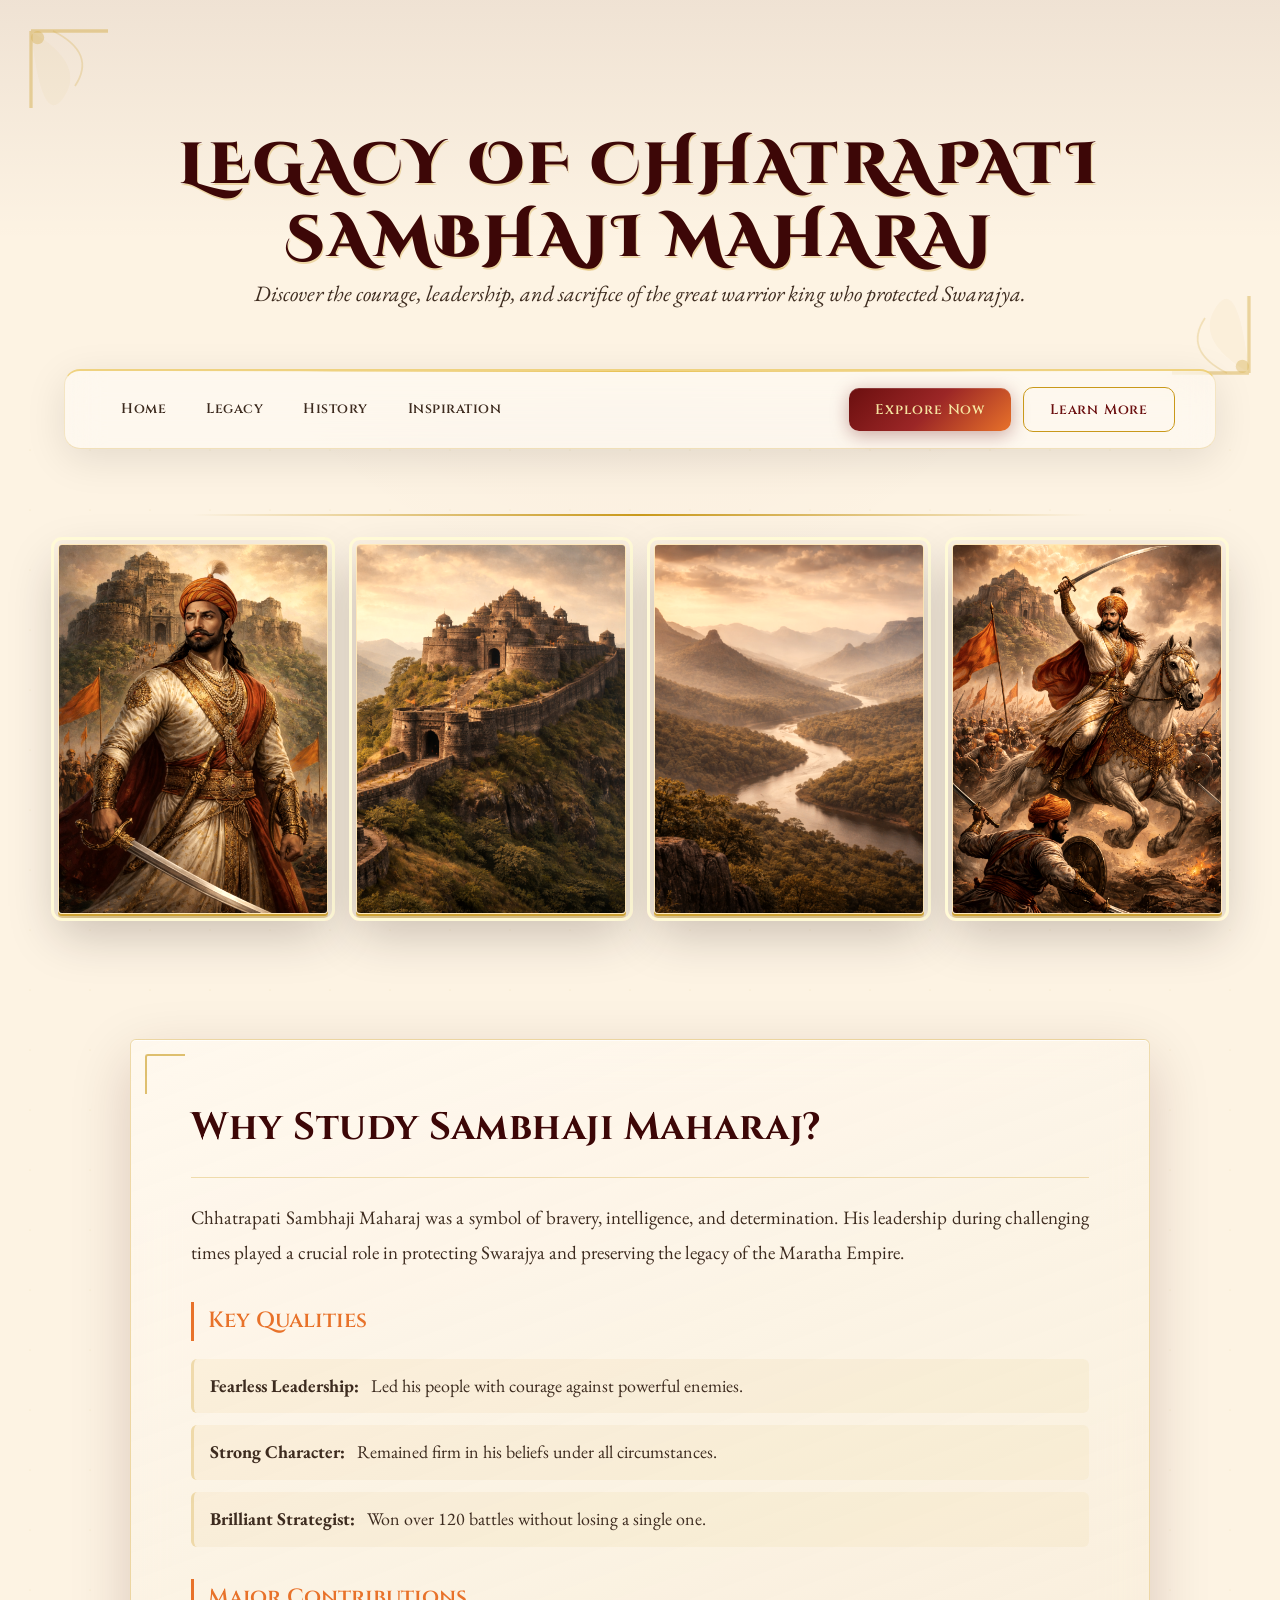
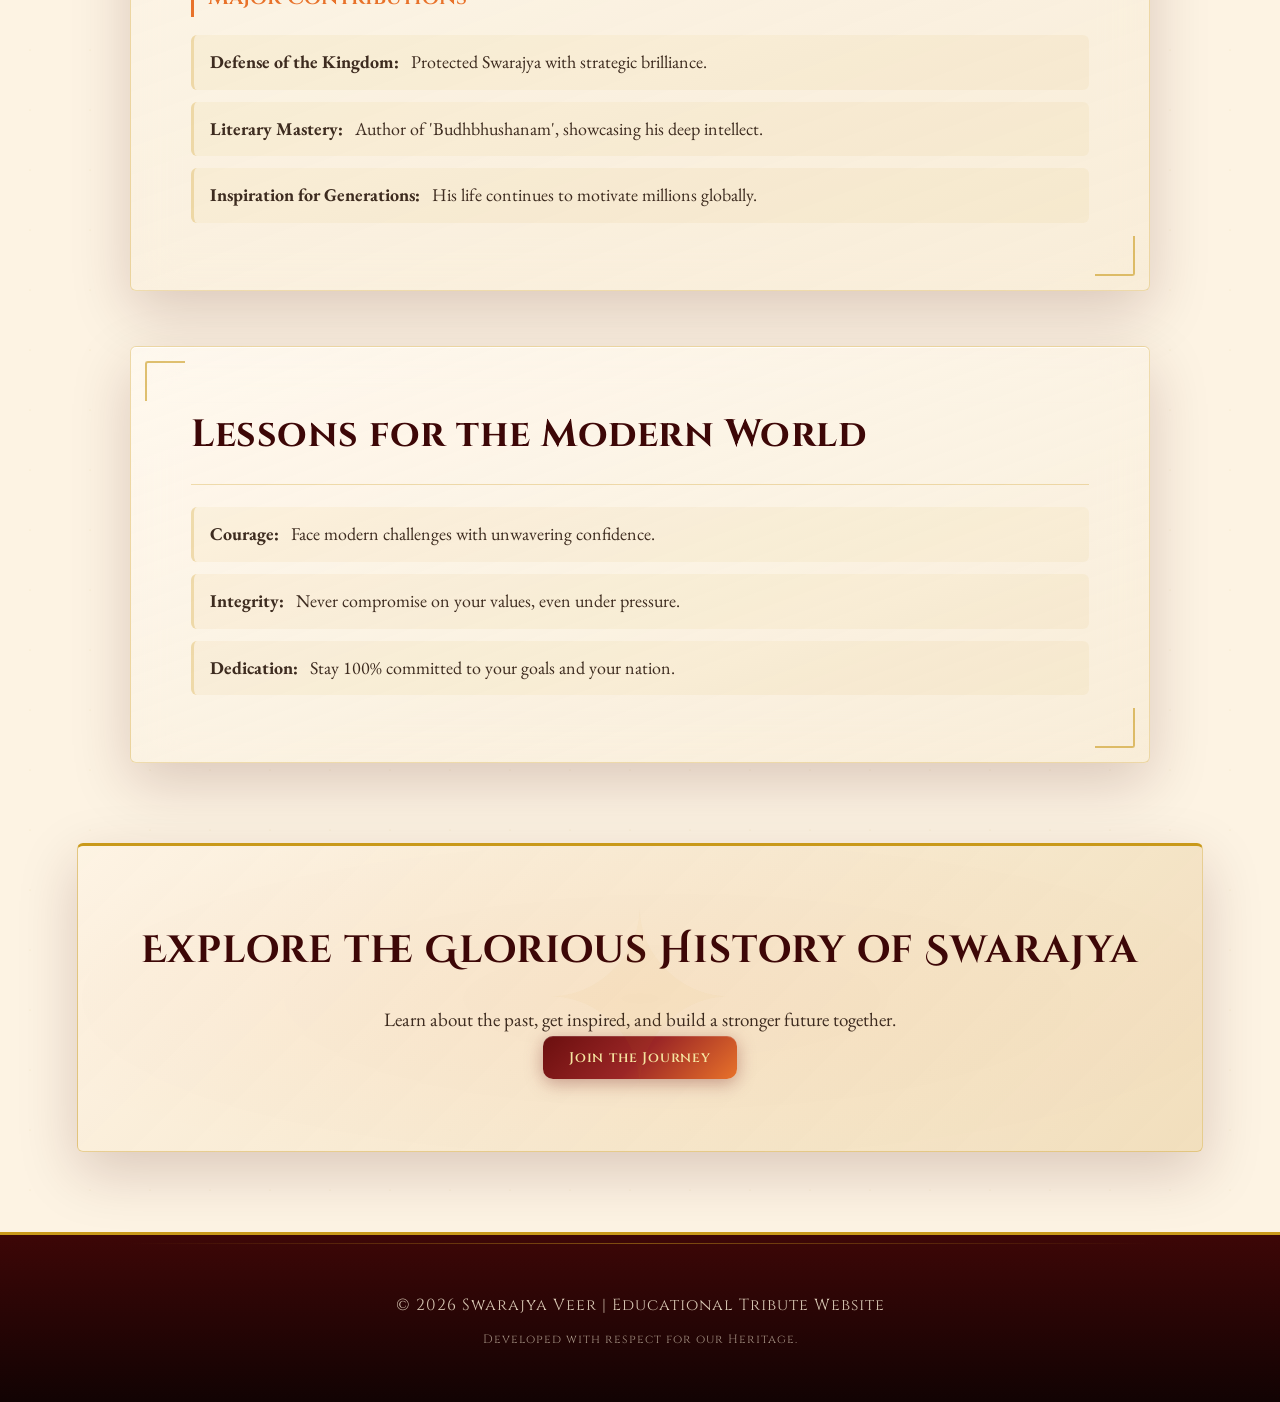
<file: Chhatrapati-Sambhaji-Maharaj/index.html>
<!DOCTYPE html>
<html lang="en">
<head>
    <meta charset="UTF-8">
    <meta name="viewport" content="width=device-width, initial-scale=1.0">
    <title>Swarajya Veer | Chhatrapati Sambhaji Maharaj</title>
    <link rel="stylesheet" href="static/style.css">
</head>
<style>
    /* Remove underline from links that wrap buttons */
    a {
        text-decoration: none !important;
    }

    /* Ensure the button itself doesn't inherit any link styles */
    a button {
        text-decoration: none;
    }
</style>
<body>

<header class="hero-section">
    <h1>Legacy of Chhatrapati Sambhaji Maharaj</h1>
    <p>Discover the courage, leadership, and sacrifice of the great warrior king who protected Swarajya.</p>
</header>

<nav class="navbar">
    <ul class="nav-left">
        <!-- Updated links to point to templates folder -->
        <li><a href="index.html">Home</a></li>
        <li><a href="templates/legacy.html">Legacy</a></li>
        <li><a href="templates/history.html">History</a></li>
        <li><a href="templates/inspiration.html">Inspiration</a></li>
    </ul>

    <div class="nav-right">
        <a href="templates/history.html">
            <button class="btn-primary">Explore Now</button>
        </a>
        <button class="btn-outline" onclick="window.open('https://youtu.be/AGIj_S7_p1M?si=vmd72Uuz7qkiiFKS', '_blank')">Learn More</button>
    </div>
</nav>

<section class="slider-container">
    <div class="slider">
        <div class="slides">
            <!-- Updated paths to static/images -->
            <img src="static/images/image1.jpg" alt="Warrior King">
            <img src="static/images/image2.jpg" alt="Citadel">
            <img src="static/images/image3.jpg" alt="Peak">
            <img src="static/images/image4.jpg" alt="Swarajya Valor">
        </div>
    </div>
</section>

<main>
    <section class="glass-card">
        <h2>Why Study Sambhaji Maharaj?</h2>
        <p>
            Chhatrapati Sambhaji Maharaj was a symbol of bravery, intelligence, and determination.
            His leadership during challenging times played a crucial role in protecting Swarajya
            and preserving the legacy of the Maratha Empire.
        </p>

        <h3>Key Qualities</h3>
        <ul>
            <li><b>Fearless Leadership:</b> Led his people with courage against powerful enemies.</li>
            <li><b>Strong Character:</b> Remained firm in his beliefs under all circumstances.</li>
            <li><b>Brilliant Strategist:</b> Won over 120 battles without losing a single one.</li>
        </ul>

        <h3>Major Contributions</h3>
        <ul>
            <li><b>Defense of the Kingdom:</b> Protected Swarajya with strategic brilliance.</li>
            <li><b>Literary Mastery:</b> Author of 'Budhbhushanam', showcasing his deep intellect.</li>
            <li><b>Inspiration for Generations:</b> His life continues to motivate millions globally.</li>
        </ul>
    </section>

    <section class="glass-card">
        <h2>Lessons for the Modern World</h2>
        <ul>
            <li><b>Courage:</b> Face modern challenges with unwavering confidence.</li>
            <li><b>Integrity:</b> Never compromise on your values, even under pressure.</li>
            <li><b>Dedication:</b> Stay 100% committed to your goals and your nation.</li>
        </ul>
    </section>
</main>

<section class="cta">
    <h2>Explore the Glorious History of Swarajya</h2>
    <p>Learn about the past, get inspired, and build a stronger future together.</p>
    <a href="templates/contact.html">
        <button class="btn-primary">Join the Journey</button>
    </a>
</section>

<footer>
    <p>© 2026 Swarajya Veer | Educational Tribute Website</p>
    <p style="font-size: 12px; margin-top: 10px; opacity: 0.7;">Developed with respect for our Heritage.</p>
</footer>

<!-- Updated script path for root -->
<script src="static/script.js"></script>

</body>
</html>
</file>
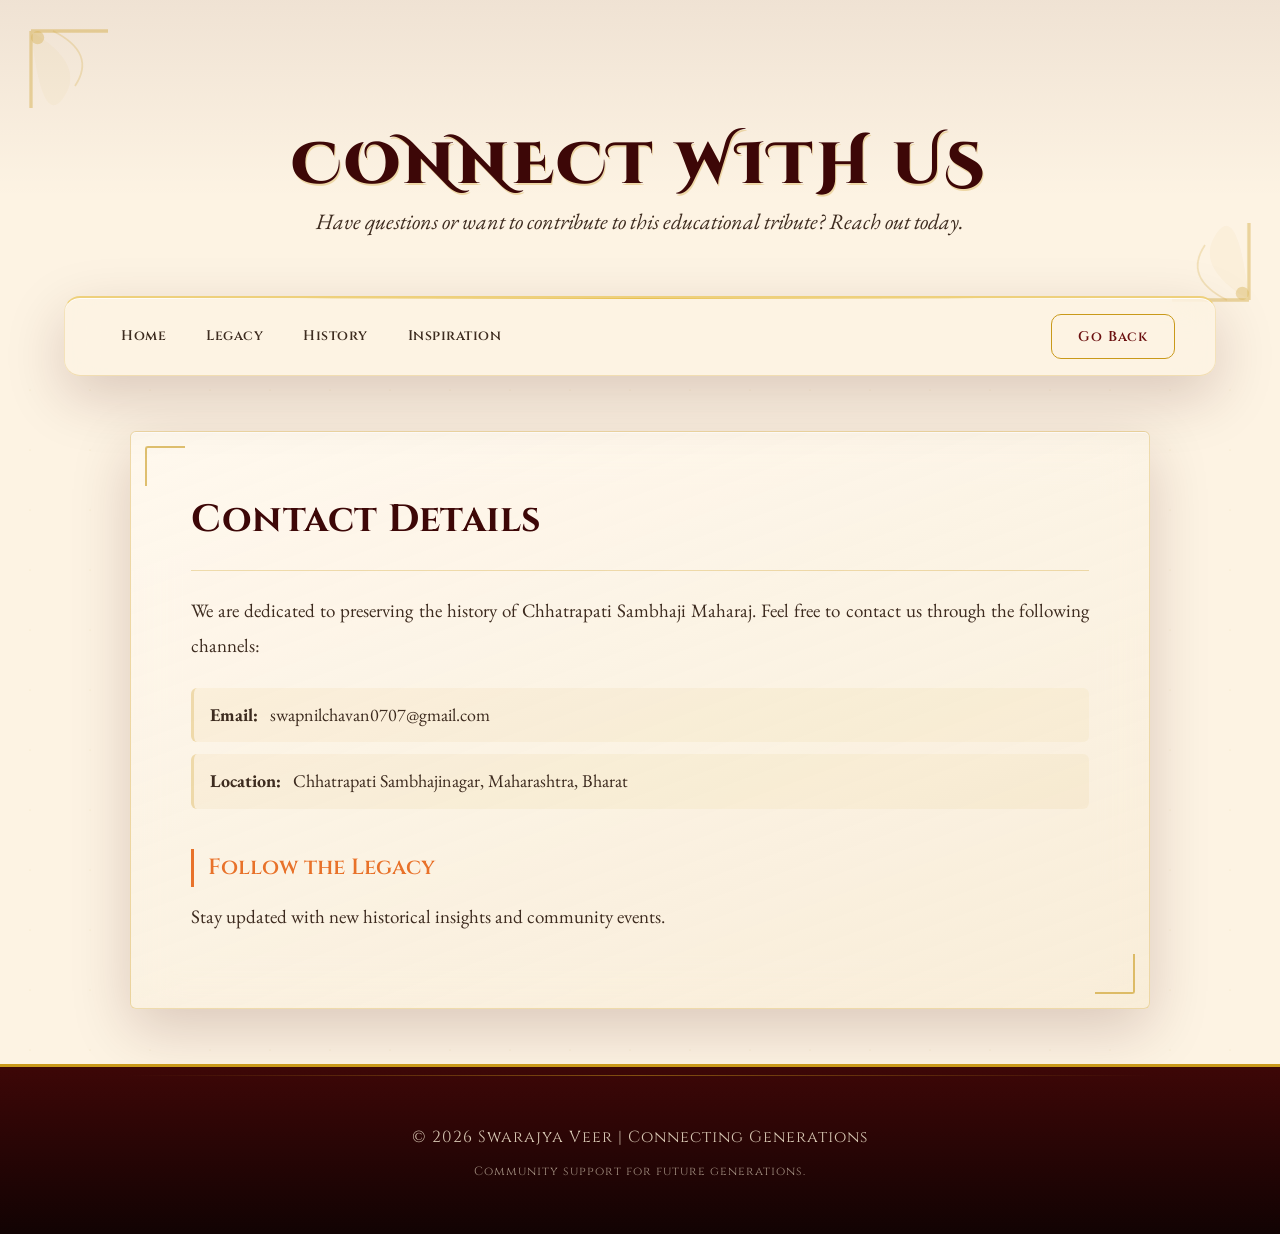
<file: Chhatrapati-Sambhaji-Maharaj/templates/contact.html>
<!DOCTYPE html>
<html lang="en">
<head>
    <meta charset="UTF-8">
    <meta name="viewport" content="width=device-width, initial-scale=1.0">
    <title>Contact Us | Swarajya Veer</title>
    <link rel="stylesheet" href="../static/style.css">
</head>
<body>

<header class="hero-section">
    <h1>Connect with Us</h1>
    <p>Have questions or want to contribute to this educational tribute? Reach out today.</p>
</header>

<nav class="navbar">
    <ul class="nav-left">
        <!-- Updated Home link to point to root -->
        <li><a href="../index.html">Home</a></li>
        <li><a href="legacy.html">Legacy</a></li>
        <li><a href="history.html">History</a></li>
        <li><a href="inspiration.html">Inspiration</a></li>
    </ul>
    <div class="nav-right">
        <button class="btn-outline" onclick="window.history.back()">Go Back</button>
    </div>
</nav>

<main>
    <section class="glass-card">
        <h2>Contact Details</h2>
        <p>We are dedicated to preserving the history of Chhatrapati Sambhaji Maharaj. Feel free to contact us through the following channels:</p>

        <ul style="margin-top: 25px;">
            <li><b>Email:</b> swapnilchavan0707@gmail.com</li>
            <li><b>Location:</b> Chhatrapati Sambhajinagar, Maharashtra, Bharat</li>
        </ul>

        <h3 style="margin-top: 40px;">Follow the Legacy</h3>
        <p>Stay updated with new historical insights and community events.</p>
    </section>
</main>

<footer>
    <p>© 2026 Swarajya Veer | Connecting Generations</p>
    <p style="font-size: 12px; margin-top: 10px; opacity: 0.7;">Community support for future generations.</p>
</footer>

</body>
</html>
</file>
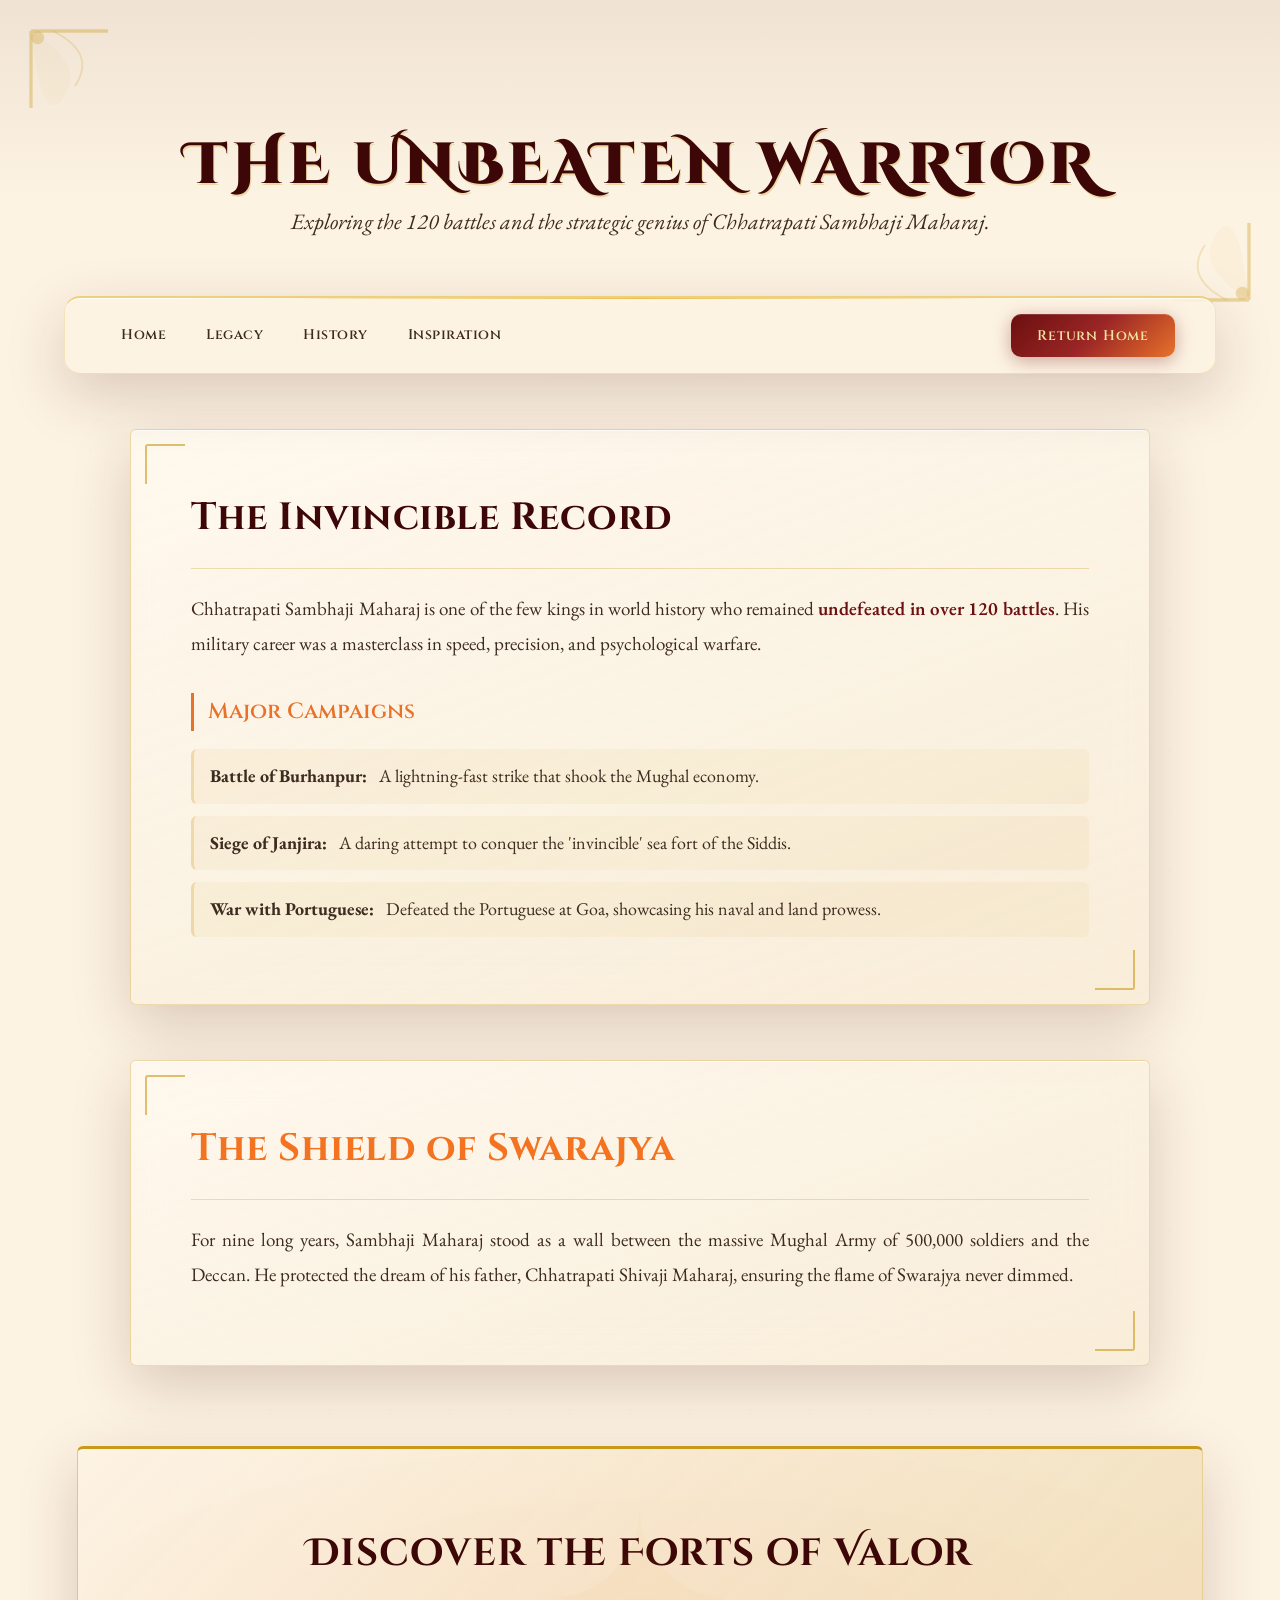
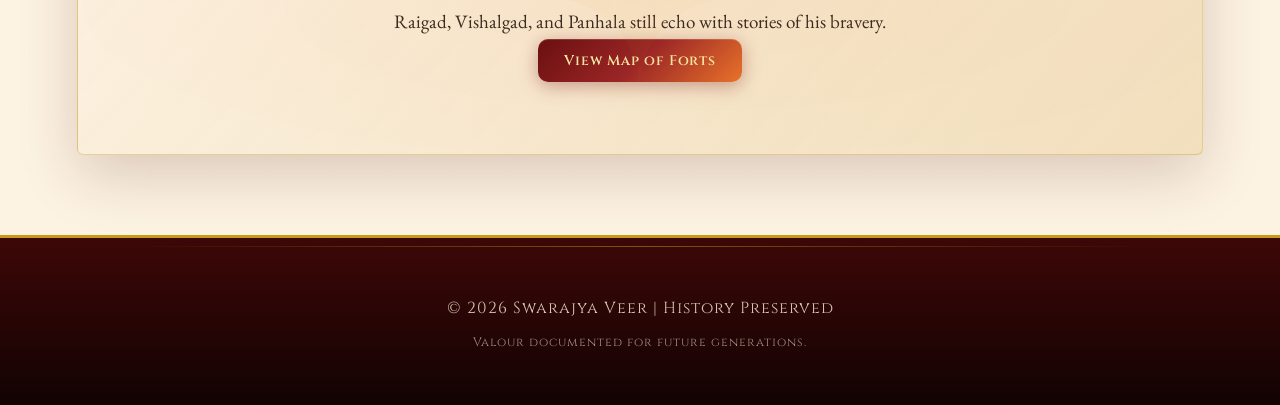
<file: Chhatrapati-Sambhaji-Maharaj/templates/history.html>
<!DOCTYPE html>
<html lang="en">
<head>
    <meta charset="UTF-8">
    <meta name="viewport" content="width=device-width, initial-scale=1.0">
    <title>Military History | Swarajya Veer</title>
    <link rel="stylesheet" href="../static/style.css">
</head>
<body>

<header class="hero-section">
    <h1>The Unbeaten Warrior</h1>
    <p>Exploring the 120 battles and the strategic genius of Chhatrapati Sambhaji Maharaj.</p>
</header>

<nav class="navbar">
    <ul class="nav-left">
        <!-- Updated Home link to root -->
        <li><a href="../index.html">Home</a></li>
        <li><a href="legacy.html">Legacy</a></li>
        <li><a href="history.html">History</a></li>
        <li><a href="inspiration.html">Inspiration</a></li>
    </ul>
    <div class="nav-right">
        <!-- Updated button to point to root index.html -->
        <button class="btn-primary" onclick="window.location.href='../index.html'">Return Home</button>
    </div>
</nav>

<main>
    <section class="glass-card">
        <h2>The Invincible Record</h2>
        <p>
            Chhatrapati Sambhaji Maharaj is one of the few kings in world history who remained
            <b>undefeated in over 120 battles</b>. His military career was a masterclass in
            speed, precision, and psychological warfare.
        </p>

        <h3>Major Campaigns</h3>
        <ul>
            <li><b>Battle of Burhanpur:</b> A lightning-fast strike that shook the Mughal economy.</li>
            <li><b>Siege of Janjira:</b> A daring attempt to conquer the 'invincible' sea fort of the Siddis.</li>
            <li><b>War with Portuguese:</b> Defeated the Portuguese at Goa, showcasing his naval and land prowess.</li>
        </ul>
    </section>

    <section class="glass-card">
        <h2 style="color: #f37321;">The Shield of Swarajya</h2>
        <p>
            For nine long years, Sambhaji Maharaj stood as a wall between the massive
            Mughal Army of 500,000 soldiers and the Deccan. He protected the dream of his
            father, Chhatrapati Shivaji Maharaj, ensuring the flame of Swarajya never dimmed.
        </p>
    </section>
</main>

<section class="cta">
    <h2>Discover the Forts of Valor</h2>
    <p>Raigad, Vishalgad, and Panhala still echo with stories of his bravery.</p>
    <button class="btn-primary"
            onclick="window.open('https://www.google.com/maps/search/Maratha+Forts+Maharashtra/', '_blank')">
        View Map of Forts
    </button>
</section>

<footer>
    <p>© 2026 Swarajya Veer | History Preserved</p>
    <p style="font-size: 12px; margin-top: 10px; opacity: 0.7;">Valour documented for future generations.</p>
</footer>

</body>
</html>
</file>
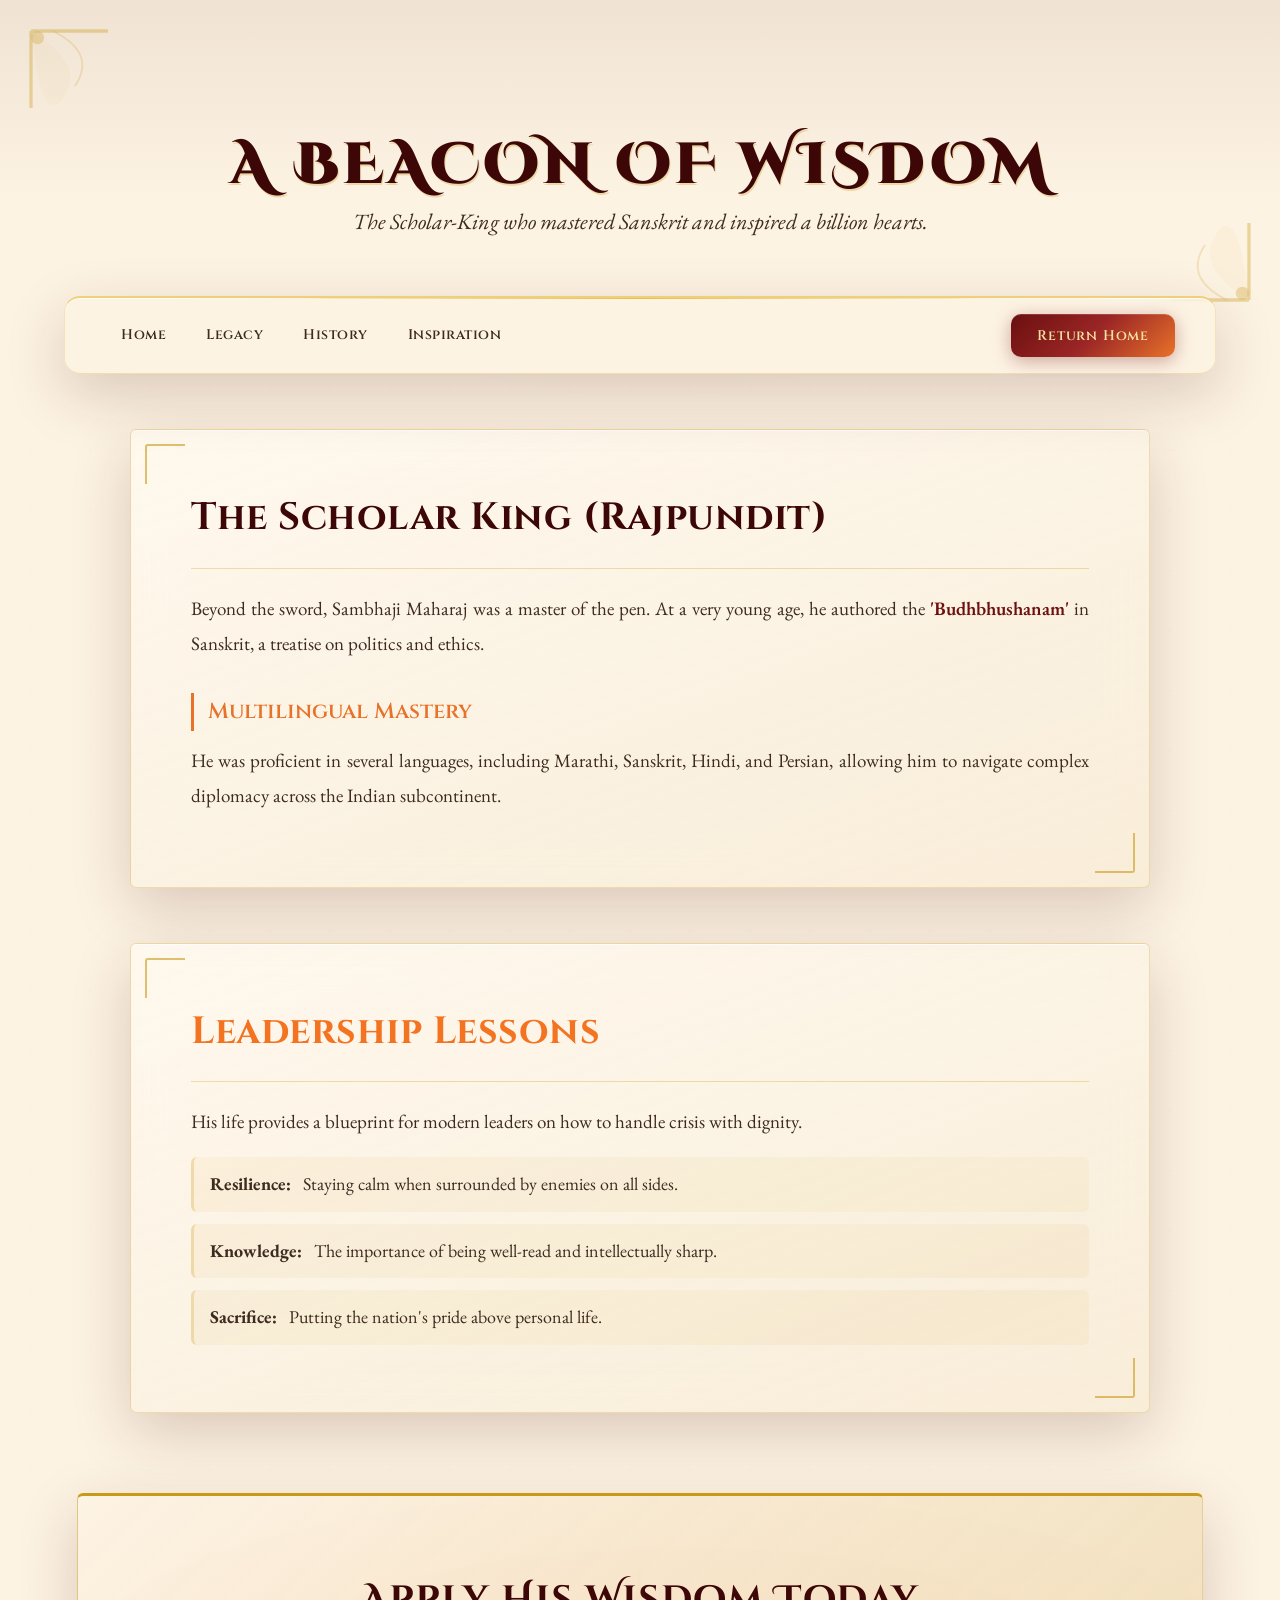
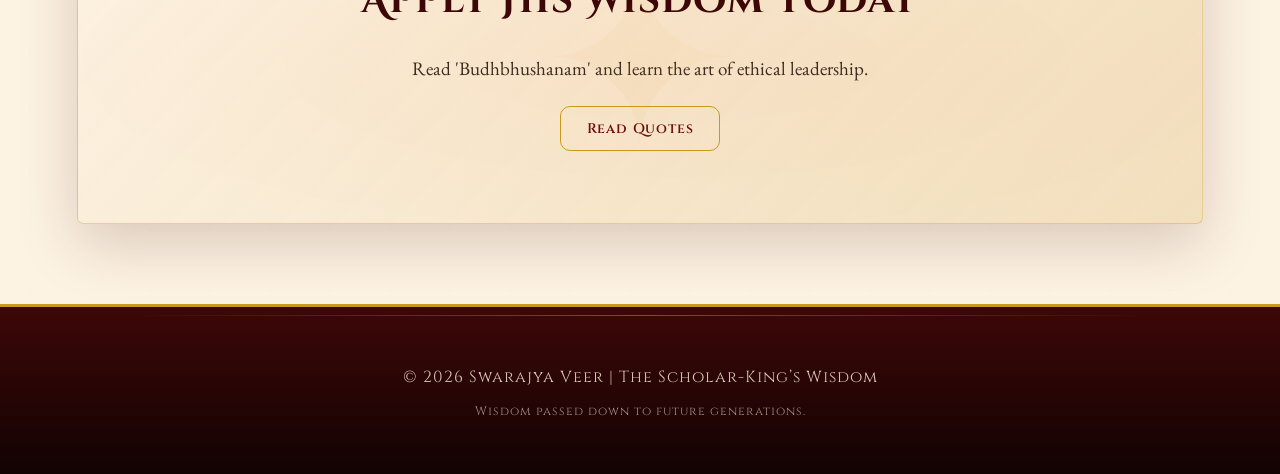
<file: Chhatrapati-Sambhaji-Maharaj/templates/inspiration.html>
<!DOCTYPE html>
<html lang="en">
<head>
    <meta charset="UTF-8">
    <meta name="viewport" content="width=device-width, initial-scale=1.0">
    <title>Inspiration | Swarajya Veer</title>
    <link rel="stylesheet" href="../static/style.css">

    <style>
        .modal {
            display: none;
            position: fixed;
            z-index: 2000;
            left: 0;
            top: 0;
            width: 100%;
            height: 100%;
            background-color: rgba(0,0,0,0.7);
            backdrop-filter: blur(10px);
            -webkit-backdrop-filter: blur(10px);
        }

        .modal-content {
            position: relative;
            background: #ffffff;
            margin: 10% auto;
            padding: 40px;
            width: 90%;
            max-width: 550px;
            border-radius: 30px;
            box-shadow: 0 25px 50px rgba(0,0,0,0.3);
            text-align: center;
            animation: modalFadeIn 0.5s ease;
        }

        .close-btn {
            position: absolute;
            right: 25px;
            top: 20px;
            font-size: 28px;
            font-weight: bold;
            color: #f37321;
            cursor: pointer;
            transition: 0.3s;
        }

        .close-btn:hover {
            transform: scale(1.2);
            color: #2c3e50;
        }

        #quote-sanskrit {
            font-size: 24px;
            color: #2c3e50;
            margin-bottom: 20px;
            line-height: 1.5;
            font-weight: bold;
        }

        #quote-translation {
            font-size: 18px;
            color: #4a5a73;
            font-style: italic;
            border-top: 1px solid #eee;
            padding-top: 15px;
        }

        @keyframes modalFadeIn {
            from { opacity: 0; transform: translateY(-30px); }
            to { opacity: 1; transform: translateY(0); }
        }

        /* Prevent link underline on the CTA button */
        .cta-link {
            text-decoration: none !important;
        }
    </style>
</head>
<body>

<header class="hero-section">
    <h1>A Beacon of Wisdom</h1>
    <p>The Scholar-King who mastered Sanskrit and inspired a billion hearts.</p>
</header>

<nav class="navbar">
    <ul class="nav-left">
        <!-- Updated Home link to root -->
        <li><a href="../index.html">Home</a></li>
        <li><a href="legacy.html">Legacy</a></li>
        <li><a href="history.html">History</a></li>
        <li><a href="inspiration.html">Inspiration</a></li>
    </ul>
    <div class="nav-right">
        <!-- Updated Return Home button -->
        <button class="btn-primary" onclick="window.location.href='../index.html'">Return Home</button>
    </div>
</nav>

<main>
    <section class="glass-card">
        <h2>The Scholar King (Rajpundit)</h2>
        <p>
            Beyond the sword, Sambhaji Maharaj was a master of the pen. At a very young age,
            he authored the <b>'Budhbhushanam'</b> in Sanskrit, a treatise on politics and ethics.
        </p>
        <h3>Multilingual Mastery</h3>
        <p>
            He was proficient in several languages, including Marathi, Sanskrit, Hindi, and Persian,
            allowing him to navigate complex diplomacy across the Indian subcontinent.
        </p>
    </section>

    <section class="glass-card">
        <h2 style="color: #f37321;">Leadership Lessons</h2>
        <p>His life provides a blueprint for modern leaders on how to handle crisis with dignity.</p>
        <ul>
            <li><b>Resilience:</b> Staying calm when surrounded by enemies on all sides.</li>
            <li><b>Knowledge:</b> The importance of being well-read and intellectually sharp.</li>
            <li><b>Sacrifice:</b> Putting the nation's pride above personal life.</li>
        </ul>
    </section>
</main>

<section class="cta">
    <h2>Apply His Wisdom Today</h2>
    <p>Read 'Budhbhushanam' and learn the art of ethical leadership.</p>
    <button class="btn-outline" id="openQuotesBtn" style="margin: 20px auto 0 auto;">Read Quotes</button>
</section>

<div id="quoteModal" class="modal">
    <div class="modal-content">
        <span class="close-btn">&times;</span>
        <h2 style="color: #f37321; margin-bottom: 20px;">Royal Wisdom</h2>
        <div id="quote-display">
            <p id="quote-sanskrit">Dharmo Raksati Rakshitah</p>
            <p id="quote-translation">Dharma protects those who protect it.</p>
        </div>
        <button class="btn-primary" onclick="showRandomQuote()" style="margin: 30px auto 0 auto;">Next Wisdom</button>
    </div>
</div>

<footer>
    <p>© 2026 Swarajya Veer | The Scholar-King’s Wisdom</p>
    <p style="font-size: 12px; margin-top: 10px; opacity: 0.7;">Wisdom passed down to future generations.</p>
</footer>

<script>
    const quotes = [
        {
            sanskrit: "Dharmo Raksati Rakshitah",
            translation: "Dharma protects those who protect it. (The guiding principle of Swarajya)"
        },
        {
            sanskrit: "Shatroh Api Gunah Vacyah",
            translation: "Even the good qualities of an enemy should be acknowledged."
        },
        {
            sanskrit: "Idvatvam Cha Nriptvam Cha Naiva Tulayam Kadachana",
            translation: "Knowledge and Kingship are never equal; a scholar is respected everywhere."
        },
        {
            sanskrit: "Danam Bhogo Nashastisro Gatayo Bhavanti Vittasya",
            translation: "Charity, enjoyment, and loss are the three fates of wealth."
        }
    ];

    function showRandomQuote() {
        const randomIndex = Math.floor(Math.random() * quotes.length);
        document.getElementById('quote-sanskrit').innerText = quotes[randomIndex].sanskrit;
        document.getElementById('quote-translation').innerText = quotes[randomIndex].translation;
    }

    const modal = document.getElementById('quoteModal');
    const btn = document.getElementById('openQuotesBtn');
    const closeBtn = document.querySelector('.close-btn');

    btn.onclick = function() {
        showRandomQuote();
        modal.style.display = "block";
    }

    closeBtn.onclick = function() {
        modal.style.display = "none";
    }

    window.onclick = function(event) {
        if (event.target == modal) {
            modal.style.display = "none";
        }
    }
</script>

</body>
</html>
</file>
<file: Chhatrapati-Sambhaji-Maharaj/static/style.css>
/* ================================================================
   SWARAJYA VEER — Royal Maratha Manuscript CSS
   Aesthetic: Ancient royal manuscript meets regal grandeur.
   Palette: Deep maroon, burnished gold, parchment, saffron flame.
   ================================================================ */

@import url('https://fonts.googleapis.com/css2?family=Cinzel+Decorative:wght@400;700;900&family=Cinzel:wght@400;600;700&family=EB+Garamond:ital,wght@0,400;0,600;1,400;1,600&display=swap');

/* ──────────────── CSS VARIABLES ──────────────── */
:root {
    --maroon:        #6B0F0F;
    --maroon-dark:   #3D0707;
    --maroon-light:  #9B2626;
    --gold:          #C9991A;
    --gold-light:    #E8C050;
    --gold-pale:     #F5E4A0;
    --saffron:       #E8722A;
    --saffron-light: #F5A05A;
    --parchment:     #FDF3E3;
    --parchment-2:   #F5E8D0;
    --parchment-3:   #EDD8B0;
    --ink:           #1A0A00;
    --ink-soft:      #3D2B1F;
    --cream:         #FFFAF2;

    --shadow-royal:  0 20px 60px rgba(60, 7, 7, 0.18);
    --shadow-gold:   0 8px 32px rgba(201, 153, 26, 0.22);
    --border-gold:   1px solid rgba(201, 153, 26, 0.4);
    --border-ornate: 2px solid rgba(201, 153, 26, 0.6);

    --font-display: 'Cinzel Decorative', serif;
    --font-title:   'Cinzel', serif;
    --font-body:    'EB Garamond', serif;
}

/* ──────────────── RESET & BASE ──────────────── */
*, *::before, *::after {
    margin: 0;
    padding: 0;
    box-sizing: border-box;
}

html { scroll-behavior: smooth; }

body {
    background-color: var(--parchment);
    background-image:
        radial-gradient(ellipse 80% 50% at 50% -10%, rgba(107,15,15,0.08) 0%, transparent 60%),
        url("data:image/svg+xml,%3Csvg xmlns='http://www.w3.org/2000/svg' width='60' height='60'%3E%3Ccircle cx='30' cy='30' r='0.6' fill='%23C9991A' opacity='0.18'/%3E%3C/svg%3E");
    color: var(--ink-soft);
    line-height: 1.75;
    overflow-x: hidden;
    font-family: var(--font-body);
    font-size: 18px;
}

/* ──────────────── ORNAMENTAL DIVIDER ──────────────── */
.divider,
.hero-section h1 + .divider,
h1 + .divider {
    display: block;
    width: 320px;
    height: 28px;
    margin: 18px auto 28px;
    background-image: url("data:image/svg+xml,%3Csvg xmlns='http://www.w3.org/2000/svg' viewBox='0 0 320 28'%3E%3Cline x1='0' y1='14' x2='120' y2='14' stroke='%23C9991A' stroke-width='1.2'/%3E%3Ccircle cx='120' cy='14' r='3' fill='%23C9991A'/%3E%3Cpath d='M138 14 Q160 4 182 14 Q160 24 138 14Z' fill='%23C9991A' opacity='0.85'/%3E%3Ccircle cx='200' cy='14' r='3' fill='%23C9991A'/%3E%3Cline x1='200' y1='14' x2='320' y2='14' stroke='%23C9991A' stroke-width='1.2'/%3E%3Ccircle cx='160' cy='14' r='5' fill='%23C9991A'/%3E%3Ccircle cx='160' cy='14' r='2.5' fill='%23FDF3E3'/%3E%3C/svg%3E");
    background-repeat: no-repeat;
    background-size: contain;
    background-position: center;
}

/* ──────────────── HERO SECTION ──────────────── */
.hero-section {
    position: relative;
    text-align: center;
    padding: 130px 20px 90px;
    overflow: hidden;
    background:
        linear-gradient(180deg, rgba(61,7,7,0.07) 0%, transparent 60%),
        var(--parchment);
}

/* Decorative corner ornaments */
.hero-section::before,
.hero-section::after {
    content: '';
    position: absolute;
    width: 220px;
    height: 220px;
    background-image: url("data:image/svg+xml,%3Csvg xmlns='http://www.w3.org/2000/svg' viewBox='0 0 100 100'%3E%3Cpath d='M5,5 L40,5 M5,5 L5,40' stroke='%23C9991A' stroke-width='1.5' fill='none' opacity='0.5'/%3E%3Cpath d='M5,5 Q30,20 20,35 Q10,50 5,5Z' fill='%23C9991A' opacity='0.06'/%3E%3Ccircle cx='8' cy='8' r='3' fill='%23C9991A' opacity='0.4'/%3E%3Cpath d='M15,5 Q35,15 25,30' stroke='%23C9991A' stroke-width='0.8' fill='none' opacity='0.3'/%3E%3C/svg%3E");
    background-size: contain;
    pointer-events: none;
    opacity: 0.7;
}
.hero-section::before { top: 20px; left: 20px; }
.hero-section::after  { bottom: 20px; right: 20px; transform: rotate(180deg); }

.hero-section h1 {
    font-family: var(--font-display);
    font-size: clamp(28px, 5.5vw, 58px);
    font-weight: 900;
    color: var(--maroon-dark);
    text-transform: uppercase;
    letter-spacing: 4px;
    line-height: 1.25;
    text-shadow: 1px 2px 0 rgba(201,153,26,0.3);
    animation: fadeSlideDown 1s ease-out both;
}

.hero-section p {
    font-family: var(--font-body);
    font-size: clamp(16px, 2.2vw, 22px);
    color: var(--ink-soft);
    max-width: 780px;
    margin: 0 auto;
    font-style: italic;
    opacity: 0.88;
    animation: fadeSlideDown 1s 0.2s ease-out both;
}

/* ──────────────── NAVBAR ──────────────── */
.navbar {
    width: 90%;
    margin: -35px auto 35px;
    background: rgba(253, 243, 227, 0.75);
    backdrop-filter: blur(18px);
    -webkit-backdrop-filter: blur(18px);
    border-radius: 16px;
    border-top: 2px solid rgba(232,194,80,0.7);
    border-bottom: 1px solid rgba(201,153,26,0.25);
    border-left: 1px solid rgba(201,153,26,0.2);
    border-right: 1px solid rgba(201,153,26,0.2);
    box-shadow:
        var(--shadow-royal),
        inset 0 1px 0 rgba(255,255,255,0.8);
    display: flex;
    justify-content: space-between;
    align-items: center;
    padding: 16px 40px;
    position: sticky;
    top: 18px;
    z-index: 1000;
    transition: all 0.4s cubic-bezier(0.4, 0, 0.2, 1);
}

/* Thin gold top-line rule */
.navbar::before {
    content: '';
    position: absolute;
    top: 0; left: 8%; right: 8%;
    height: 1px;
    background: linear-gradient(90deg, transparent, var(--gold-light), transparent);
    border-radius: 50%;
}

/* Brand logo */
.brand-logo {
    display: flex;
    align-items: center;
    gap: 12px;
    text-decoration: none;
}

.logo-icon {
    width: 44px;
    height: 44px;
    background: var(--maroon);
    border-radius: 10px;
    border: 1.5px solid var(--gold);
    display: flex;
    align-items: center;
    justify-content: center;
    font-size: 22px;
    color: var(--gold-light);
    box-shadow: 0 4px 12px rgba(61,7,7,0.25);
    flex-shrink: 0;
}

.logo-text {
    font-family: var(--font-title);
    font-size: 15px;
    font-weight: 700;
    color: var(--maroon-dark);
    letter-spacing: 2px;
    line-height: 1.2;
}

.logo-text span {
    display: block;
    font-size: 10px;
    color: var(--gold);
    letter-spacing: 3px;
    font-weight: 400;
}

.nav-left {
    display: flex;
    gap: 8px;
    list-style: none;
}

.nav-left a {
    text-decoration: none;
    color: var(--ink-soft);
    font-family: var(--font-title);
    font-size: 14px;
    font-weight: 600;
    letter-spacing: 0.5px;
    padding: 8px 16px;
    border-radius: 8px;
    transition: all 0.25s ease;
    display: flex;
    align-items: center;
    gap: 7px;
    position: relative;
}

.nav-left a::after {
    content: '';
    position: absolute;
    bottom: 4px; left: 16px; right: 16px;
    height: 1.5px;
    background: var(--gold);
    border-radius: 1px;
    transform: scaleX(0);
    transform-origin: center;
    transition: transform 0.3s ease;
}

.nav-left a:hover {
    color: var(--maroon);
    background: rgba(107,15,15,0.05);
}

.nav-left a:hover::after { transform: scaleX(1); }

.nav-right { display: flex; gap: 12px; align-items: center; }

/* ──────────────── BUTTONS ──────────────── */
button {
    cursor: pointer;
    font-family: var(--font-title);
    font-weight: 600;
    font-size: 14px;
    letter-spacing: 0.8px;
    border-radius: 10px;
    border: none;
    transition: all 0.35s cubic-bezier(0.175, 0.885, 0.32, 1.275);
    padding: 12px 26px;
    display: inline-flex;
    align-items: center;
    gap: 8px;
    position: relative;
    overflow: hidden;
}

.btn-primary {
    background: linear-gradient(135deg, var(--maroon) 0%, var(--maroon-light) 50%, var(--saffron) 100%);
    color: var(--gold-pale);
    box-shadow: 0 4px 18px rgba(107,15,15,0.35), inset 0 1px 0 rgba(255,255,255,0.15);
}

/* Shimmer sweep */
.btn-primary::before {
    content: '';
    position: absolute;
    top: 0; left: -100%;
    width: 60%; height: 100%;
    background: linear-gradient(120deg, transparent, rgba(255,255,255,0.25), transparent);
    transition: left 0.55s ease;
}

.btn-primary:hover::before { left: 160%; }

.btn-primary:hover {
    transform: translateY(-3px) scale(1.03);
    box-shadow: 0 10px 30px rgba(107,15,15,0.45);
}

.btn-primary:active { transform: translateY(0) scale(0.98); }

.btn-outline {
    background: transparent;
    border: 1.5px solid var(--gold);
    color: var(--maroon);
    box-shadow: inset 0 0 0 0 var(--gold);
}

.btn-outline:hover {
    background: var(--maroon);
    border-color: var(--maroon);
    color: var(--gold-pale);
    transform: translateY(-3px);
    box-shadow: 0 8px 20px rgba(107,15,15,0.3);
}

/* ──────────────── GALLERY ──────────────── */
.slider-container {
    width: 100%;
    padding: 60px 20px 70px;
    display: flex;
    justify-content: center;
    position: relative;
}

/* Faint arch above gallery */
.slider-container::before {
    content: '';
    position: absolute;
    top: 30px; left: 50%;
    transform: translateX(-50%);
    width: 70%; height: 2px;
    background: linear-gradient(90deg, transparent, var(--gold), transparent);
}

.slides {
    display: flex;
    gap: 28px;
    flex-wrap: wrap;
    justify-content: center;
}

.slides img {
    width: 270px;
    height: 370px;
    object-fit: cover;
    border-radius: 4px;
    box-shadow:
        0 2px 0 var(--gold),
        0 4px 0 rgba(201,153,26,0.4),
        0 20px 50px rgba(30,0,0,0.22);
    filter: sepia(25%) contrast(1.05);
    transition: all 0.45s cubic-bezier(0.23, 1, 0.32, 1);
    flex-shrink: 0;
    outline: 3px solid var(--parchment-2);
    outline-offset: 4px;
    border: 1px solid var(--parchment-3);
    position: relative;
}

.slides img:hover {
    filter: sepia(0%) contrast(1.08);
    transform: translateY(-14px) scale(1.03);
    box-shadow:
        0 2px 0 var(--gold-light),
        0 4px 0 rgba(201,153,26,0.5),
        0 30px 60px rgba(30,0,0,0.28);
    outline-color: var(--gold);
    z-index: 5;
}

/* ──────────────── GLASS CARDS ──────────────── */
.glass-card {
    position: relative;
    background:
        linear-gradient(160deg, rgba(255,250,242,0.72) 0%, rgba(245,232,208,0.55) 100%);
    backdrop-filter: blur(24px);
    -webkit-backdrop-filter: blur(24px);
    border-radius: 6px;
    border: 1px solid rgba(201,153,26,0.3);
    padding: 55px 60px;
    margin: 55px auto;
    max-width: 1020px;
    box-shadow:
        var(--shadow-royal),
        inset 0 1px 0 rgba(255,255,255,0.75);
    overflow: hidden;
    transition: transform 0.4s ease, box-shadow 0.4s ease;
    animation: fadeIn 0.8s ease-out both;
}

/* Corner bracket ornaments */
.glass-card::before,
.glass-card::after {
    content: '';
    position: absolute;
    width: 40px; height: 40px;
    pointer-events: none;
}

.glass-card::before {
    top: 14px; left: 14px;
    border-top: 2px solid var(--gold);
    border-left: 2px solid var(--gold);
    border-radius: 3px 0 0 0;
    opacity: 0.6;
}

.glass-card::after {
    bottom: 14px; right: 14px;
    border-bottom: 2px solid var(--gold);
    border-right: 2px solid var(--gold);
    border-radius: 0 0 3px 0;
    opacity: 0.6;
}

.glass-card:hover {
    transform: translateY(-4px);
    box-shadow:
        0 28px 70px rgba(60,7,7,0.2),
        inset 0 1px 0 rgba(255,255,255,0.75);
}

/* Card headings */
.glass-card h2 {
    font-family: var(--font-title);
    font-size: clamp(26px, 3.5vw, 38px);
    font-weight: 700;
    color: var(--maroon-dark);
    margin-bottom: 22px;
    display: flex;
    align-items: center;
    gap: 14px;
    padding-bottom: 16px;
    border-bottom: 1px solid rgba(201,153,26,0.3);
    letter-spacing: 0.5px;
}

.glass-card h2 i,
.glass-card h2 svg { color: var(--saffron); flex-shrink: 0; }

.glass-card h3 {
    font-family: var(--font-title);
    font-size: 22px;
    font-weight: 600;
    color: var(--saffron);
    margin-top: 32px;
    margin-bottom: 12px;
    display: flex;
    align-items: center;
    gap: 10px;
    padding-left: 14px;
    border-left: 3px solid var(--saffron);
}

.glass-card h4 {
    font-family: var(--font-title);
    font-size: 17px;
    font-weight: 600;
    color: var(--maroon);
    margin-bottom: 8px;
    letter-spacing: 0.3px;
}

.glass-card p {
    font-family: var(--font-body);
    font-size: 19px;
    color: var(--ink-soft);
    text-align: justify;
    margin-bottom: 18px;
    line-height: 1.85;
}

.glass-card p b { color: var(--maroon); font-weight: 600; }

.glass-card ul { list-style: none; margin-top: 18px; }

.glass-card li {
    font-family: var(--font-body);
    font-size: 18px;
    color: var(--ink-soft);
    margin-bottom: 12px;
    display: flex;
    align-items: flex-start;
    gap: 12px;
    padding: 12px 16px;
    background: rgba(201,153,26,0.06);
    border-radius: 6px;
    border-left: 3px solid rgba(201,153,26,0.25);
    transition: all 0.25s ease;
    line-height: 1.7;
}

.glass-card li:hover {
    background: rgba(107,15,15,0.05);
    border-left-color: var(--saffron);
    transform: translateX(4px);
}

.glass-card li i { color: var(--saffron); margin-top: 4px; flex-shrink: 0; }

/* Blockquote inside card */
.glass-card blockquote {
    font-family: var(--font-body);
    font-style: italic;
    font-size: 19px;
    color: var(--ink-soft);
    margin: 28px 0;
    padding: 22px 28px;
    background: rgba(201,153,26,0.07);
    border-left: 4px solid var(--gold);
    border-radius: 0 8px 8px 0;
    position: relative;
}

.glass-card blockquote::before {
    content: '\201C';
    font-size: 64px;
    color: var(--gold);
    opacity: 0.3;
    position: absolute;
    top: -10px; left: 14px;
    line-height: 1;
    font-family: Georgia, serif;
}

/* ──────────────── CTA SECTION ──────────────── */
.cta {
    width: 88%;
    margin: 80px auto;
    text-align: center;
    padding: 72px 44px;
    background:
        linear-gradient(135deg, rgba(253,243,227,0.85), rgba(237,216,176,0.75));
    border-radius: 6px;
    border: 1px solid rgba(201,153,26,0.4);
    border-top: 3px solid var(--gold);
    box-shadow: var(--shadow-royal);
    position: relative;
    overflow: hidden;
}

/* Radial glow behind CTA */
.cta::before {
    content: '';
    position: absolute;
    inset: 0;
    background: radial-gradient(ellipse 60% 60% at 50% 50%, rgba(232,114,42,0.07), transparent);
    pointer-events: none;
}

/* Faint mandala watermark */
.cta::after {
    content: '✦';
    position: absolute;
    font-size: 240px;
    color: var(--gold);
    opacity: 0.04;
    top: 50%; left: 50%;
    transform: translate(-50%, -50%);
    pointer-events: none;
    line-height: 1;
}

.cta h2 {
    font-family: var(--font-display);
    font-size: clamp(22px, 3.5vw, 38px);
    font-weight: 700;
    color: var(--maroon-dark);
    margin-bottom: 18px;
    letter-spacing: 1px;
    position: relative;
}

.cta p {
    font-family: var(--font-body);
    font-size: 19px;
    color: var(--ink-soft);
    max-width: 640px;
    margin: 0 auto;
    position: relative;
}

.cta button { position: relative; }

/* ──────────────── FOOTER ──────────────── */
footer {
    background:
        linear-gradient(180deg, var(--maroon-dark) 0%, #120303 100%);
    color: var(--parchment-2);
    text-align: center;
    padding: 56px 20px 44px;
    border-top: 3px solid var(--gold);
    position: relative;
    overflow: hidden;
}

/* Decorative top rule in footer */
footer::before {
    content: '';
    position: absolute;
    top: 8px; left: 10%; right: 10%;
    height: 1px;
    background: linear-gradient(90deg, transparent, rgba(201,153,26,0.5), transparent);
}

footer p {
    font-family: var(--font-title);
    font-size: 16px;
    letter-spacing: 1px;
    color: rgba(245,232,208,0.85);
    margin-bottom: 8px;
}

.footer-icons {
    display: flex;
    justify-content: center;
    gap: 22px;
    margin-top: 22px;
}

.footer-icons i {
    font-size: 22px;
    color: rgba(201,153,26,0.7);
    transition: all 0.3s ease;
    cursor: pointer;
}

.footer-icons i:hover {
    color: var(--gold-light);
    transform: translateY(-5px);
    text-shadow: 0 4px 12px rgba(201,153,26,0.5);
}

/* ──────────────── STAT GRID (history page) ──────────────── */
.stat-grid {
    display: grid;
    grid-template-columns: repeat(auto-fit, minmax(180px, 1fr));
    gap: 18px;
    margin: 30px 0;
}

.stat-box {
    background:
        linear-gradient(145deg, rgba(253,243,227,0.9), rgba(237,216,176,0.6));
    border: 1px solid rgba(201,153,26,0.4);
    border-top: 3px solid var(--gold);
    padding: 28px 16px 22px;
    border-radius: 6px;
    text-align: center;
    transition: all 0.3s ease;
    position: relative;
    overflow: hidden;
}

.stat-box::after {
    content: '';
    position: absolute;
    bottom: 0; left: 0; right: 0;
    height: 2px;
    background: linear-gradient(90deg, var(--maroon), var(--saffron), var(--maroon));
    transform: scaleX(0);
    transition: transform 0.35s ease;
}

.stat-box:hover {
    transform: translateY(-5px);
    box-shadow: var(--shadow-royal);
}

.stat-box:hover::after { transform: scaleX(1); }

.stat-box h1 {
    font-family: var(--font-display);
    font-size: 44px;
    font-weight: 900;
    color: var(--maroon);
    margin-bottom: 6px;
    line-height: 1;
}

.stat-box p {
    font-family: var(--font-title);
    font-size: 12px;
    font-weight: 600;
    color: var(--gold);
    letter-spacing: 2px;
    text-transform: uppercase;
    margin: 0;
}

/* ──────────────── CAMPAIGN ITEMS (history page) ──────────────── */
.campaign-item {
    display: flex;
    gap: 22px;
    margin-bottom: 22px;
    padding: 24px 26px;
    background: rgba(253,243,227,0.5);
    border-radius: 6px;
    border-left: 5px solid var(--maroon);
    transition: all 0.35s ease;
    position: relative;
    overflow: hidden;
}

.campaign-item::before {
    content: '';
    position: absolute;
    inset: 0;
    background: linear-gradient(90deg, rgba(107,15,15,0.04), transparent);
    pointer-events: none;
}

.campaign-item:hover {
    transform: translateX(8px);
    background: rgba(255,255,255,0.7);
    box-shadow: 0 8px 28px rgba(60,7,7,0.12);
    border-left-color: var(--saffron);
}

.campaign-icon {
    font-size: 32px;
    color: var(--maroon);
    min-width: 52px;
    display: flex;
    align-items: flex-start;
    padding-top: 4px;
}

.campaign-item h4 {
    font-family: var(--font-title);
    font-size: 18px;
    font-weight: 700;
    color: var(--maroon-dark);
    margin-bottom: 8px;
    letter-spacing: 0.3px;
}

.campaign-item p {
    font-family: var(--font-body);
    font-size: 17px;
    color: var(--ink-soft);
    margin: 0;
    line-height: 1.7;
    text-align: left;
}

/* ──────────────── LEGACY POINTS (legacy page) ──────────────── */
.legacy-point {
    padding: 28px 30px;
    margin-bottom: 22px;
    background: rgba(253,243,227,0.55);
    border-radius: 6px;
    border-left: 6px solid var(--maroon);
    transition: all 0.3s ease;
    position: relative;
}

.legacy-point:hover {
    background: rgba(255,255,255,0.75);
    transform: scale(1.012);
    box-shadow: var(--shadow-royal);
}

.legacy-point h4 {
    font-family: var(--font-title);
    font-size: 20px;
    font-weight: 700;
    color: var(--maroon-dark);
    margin-bottom: 10px;
    display: flex;
    align-items: center;
    gap: 10px;
}

.legacy-point p {
    font-family: var(--font-body);
    font-size: 18px;
    color: var(--ink-soft);
    margin: 0;
    line-height: 1.8;
    text-align: left;
}

.quote-card {
    font-family: var(--font-body);
    font-style: italic;
    font-size: 19px;
    background: rgba(255,255,255,0.65);
    padding: 28px 36px;
    border-radius: 6px;
    margin-top: 24px;
    border: 1px dashed rgba(201,153,26,0.5);
    color: var(--ink-soft);
    position: relative;
    line-height: 1.9;
}

.quote-card::before {
    content: '\201C';
    font-family: Georgia, serif;
    font-size: 60px;
    color: var(--gold);
    opacity: 0.35;
    position: absolute;
    top: -12px; left: 18px;
    line-height: 1;
}

/* ──────────────── CONTACT GRID ──────────────── */
.contact-grid {
    display: grid;
    grid-template-columns: repeat(auto-fit, minmax(240px, 1fr));
    gap: 24px;
    margin-top: 36px;
}

.contact-item {
    padding: 38px 22px 32px;
    background: rgba(253,243,227,0.6);
    border-radius: 6px;
    border: 1px solid rgba(201,153,26,0.3);
    border-top: 3px solid var(--saffron);
    text-align: center;
    transition: all 0.4s ease;
    position: relative;
    overflow: hidden;
}

.contact-item::after {
    content: '';
    position: absolute;
    inset: 0;
    background: linear-gradient(180deg, rgba(232,114,42,0.04), transparent);
    pointer-events: none;
}

.contact-item:hover {
    transform: translateY(-10px);
    background: rgba(255,255,255,0.85);
    box-shadow: var(--shadow-gold);
    border-top-color: var(--gold);
}

.contact-item i {
    font-size: 42px;
    color: var(--saffron);
    margin-bottom: 18px;
    display: block;
}

.contact-item h4 {
    font-family: var(--font-title);
    font-size: 14px;
    font-weight: 700;
    color: var(--maroon);
    margin-bottom: 10px;
    text-transform: uppercase;
    letter-spacing: 2px;
}

.contact-item p {
    font-family: var(--font-body);
    font-size: 17px;
    color: var(--ink-soft);
    margin: 0;
    text-align: center;
}

/* ──────────────── INSPIRATION MODAL ──────────────── */
.modal {
    display: none;
    position: fixed;
    z-index: 2000;
    inset: 0;
    background: rgba(26,5,0,0.88);
    backdrop-filter: blur(8px);
}

.modal-content {
    position: relative;
    background: var(--parchment);
    background-image: url("data:image/svg+xml,%3Csvg xmlns='http://www.w3.org/2000/svg' width='40' height='40'%3E%3Ccircle cx='20' cy='20' r='0.5' fill='%23C9991A' opacity='0.25'/%3E%3C/svg%3E");
    margin: 8% auto;
    padding: 48px 44px;
    width: 88%;
    max-width: 560px;
    border-radius: 4px;
    border: 2px solid var(--gold);
    border-top: 4px solid var(--gold);
    text-align: center;
    box-shadow: 0 0 60px rgba(201,153,26,0.2), 0 40px 80px rgba(0,0,0,0.5);
    animation: modalIn 0.4s cubic-bezier(0.34, 1.56, 0.64, 1) both;
}

.close-btn {
    position: absolute;
    right: 18px; top: 12px;
    font-size: 28px;
    cursor: pointer;
    color: var(--maroon);
    transition: 0.25s;
    line-height: 1;
    opacity: 0.7;
}

.close-btn:hover { opacity: 1; transform: scale(1.15); }

#quote-sanskrit {
    font-family: var(--font-body);
    font-size: 24px;
    font-weight: 700;
    color: var(--maroon-dark);
    margin-bottom: 20px;
    display: block;
    line-height: 1.5;
}

#quote-translation {
    font-family: var(--font-body);
    font-size: 17px;
    color: var(--ink-soft);
    font-style: italic;
    border-top: 1px solid rgba(201,153,26,0.4);
    padding-top: 18px;
    line-height: 1.8;
}

/* ──────────────── SOCIAL LINKS ──────────────── */
.social-links {
    display: flex;
    justify-content: center;
    gap: 22px;
    margin-top: 28px;
}

.social-links a {
    font-size: 28px;
    transition: all 0.3s ease;
    display: inline-block;
}

.social-links a:hover {
    transform: scale(1.2) translateY(-3px);
    filter: brightness(1.2);
}

.social-links .fa-facebook  { color: #1877F2; }
.social-links .fa-instagram { color: #E4405F; }
.social-links .fa-x-twitter { color: #333; }
.social-links .fa-youtube   { color: #FF0000; }

/* ──────────────── ANIMATIONS ──────────────── */
@keyframes fadeSlideDown {
    from { opacity: 0; transform: translateY(-22px); }
    to   { opacity: 1; transform: translateY(0); }
}

@keyframes fadeIn {
    from { opacity: 0; transform: translateY(20px); }
    to   { opacity: 1; transform: translateY(0); }
}

@keyframes modalIn {
    from { opacity: 0; transform: scale(0.88) translateY(-20px); }
    to   { opacity: 1; transform: scale(1) translateY(0); }
}

/* ──────────────── SCROLL REVEAL (JS-driven) ──────────────── */
.glass-card[data-reveal] {
    opacity: 0;
    transform: translateY(40px);
}

/* ──────────────── SELECTION COLOR ──────────────── */
::selection {
    background: rgba(201,153,26,0.35);
    color: var(--maroon-dark);
}

/* ──────────────── SCROLLBAR ──────────────── */
::-webkit-scrollbar { width: 7px; }
::-webkit-scrollbar-track { background: var(--parchment); }
::-webkit-scrollbar-thumb {
    background: linear-gradient(180deg, var(--maroon), var(--saffron));
    border-radius: 4px;
}
::-webkit-scrollbar-thumb:hover { background: var(--maroon); }

/* ──────────────── RESPONSIVE ──────────────── */
@media (max-width: 900px) {
    .navbar {
        flex-direction: column;
        padding: 22px 20px;
        width: 96%;
        gap: 16px;
        top: 12px;
    }

    .nav-left { gap: 6px; flex-wrap: wrap; justify-content: center; }
    .nav-left a { font-size: 13px; padding: 7px 12px; }

    .glass-card { padding: 30px 22px; width: 95%; margin: 30px auto; }
    .glass-card h2 { font-size: 24px; }

    .hero-section { padding: 100px 16px 70px; }
    .hero-section::before, .hero-section::after { width: 100px; height: 100px; }

    .cta { width: 95%; padding: 50px 24px; }

    .slides { gap: 16px; }
    .slides img { width: 100%; max-width: 360px; height: 280px; }

    .stat-grid { grid-template-columns: repeat(2, 1fr); }

    .campaign-item { flex-direction: column; gap: 14px; }
}

@media (max-width: 480px) {
    .nav-left { display: none; }
    .stat-grid { grid-template-columns: repeat(2, 1fr); }
    .glass-card p { font-size: 17px; }
    .hero-section h1 { letter-spacing: 1px; }
}
</file>
